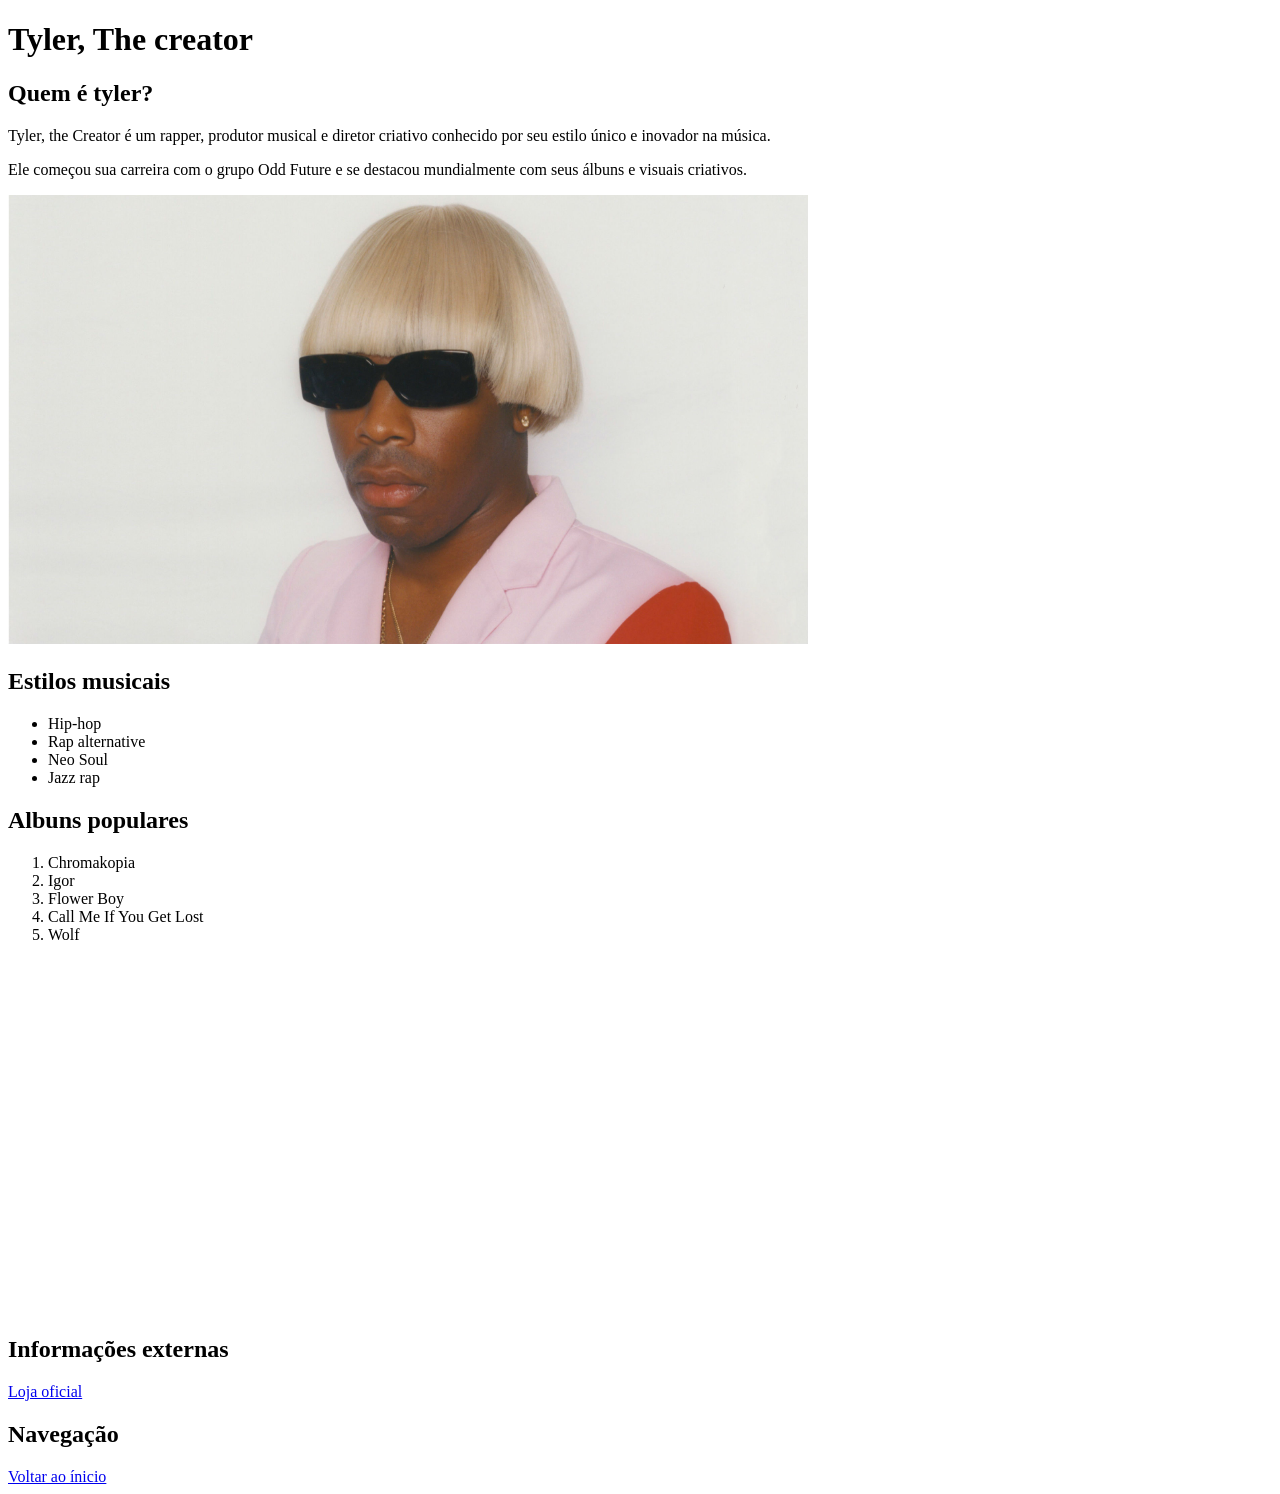
<file: Atividade 1/Index.html>
<!DOCTYPE html>
<html lang="en">
<head>
    <meta charset="UTF-8">
    <meta name="viewport" content="width=device-width, initial-scale=1.0">
    <title>The creator</title>
</head>
<body>
    <h1>Tyler, The creator</h1>

    <h2>Quem é tyler?</h2>
    <p>Tyler, the Creator é um rapper, produtor musical e diretor criativo conhecido por seu estilo único e inovador na música.
    </p>
    <p>
    Ele começou sua carreira com o grupo Odd Future e se destacou mundialmente com seus álbuns e visuais criativos.
    </p>
        <img src="tyler-creator-igor-sam-rock.jpg" alt="THE G.O.A.T." width="800">

    <!--Lista não ordenada-->
    <h2>Estilos musicais</h2>
    <ul>
        <li>Hip-hop</li>
        <li>Rap alternative</li>
        <li>Neo Soul</li>
        <li>Jazz rap</li>
    </ul>

    <!--Lista ordenada-->
    <h2>Albuns populares</h2>
    <ol>
        <li>Chromakopia</li>
        <li>Igor</li>
        <li>Flower Boy</li>
        <li>Call Me If You Get Lost</li>
        <li>Wolf</li>
    </ol>
    
    <iframe style="border-radius:12px" 
    src="https://open.spotify.com/embed/track/7KA4W4McWYRpgf0fWsJZWB" 
    width="43%" height="352" 
    frameborder="0" 
    allow="autoplay; clipboard-write; encrypted-media; fullscreen; picture-in-picture">
    </iframe>

    <!--Link externo--> 
    <h2>Informações externas</h2>
       
        <a href="https://golfwang.com" target="_blank">
            Loja oficial
        </a>

    <!--Link interno-->
    <h2>Navegação</h2>
        <a href="Index.html" target="_self">
            Voltar ao ínicio
        </a>
</body>
</html>
</file>
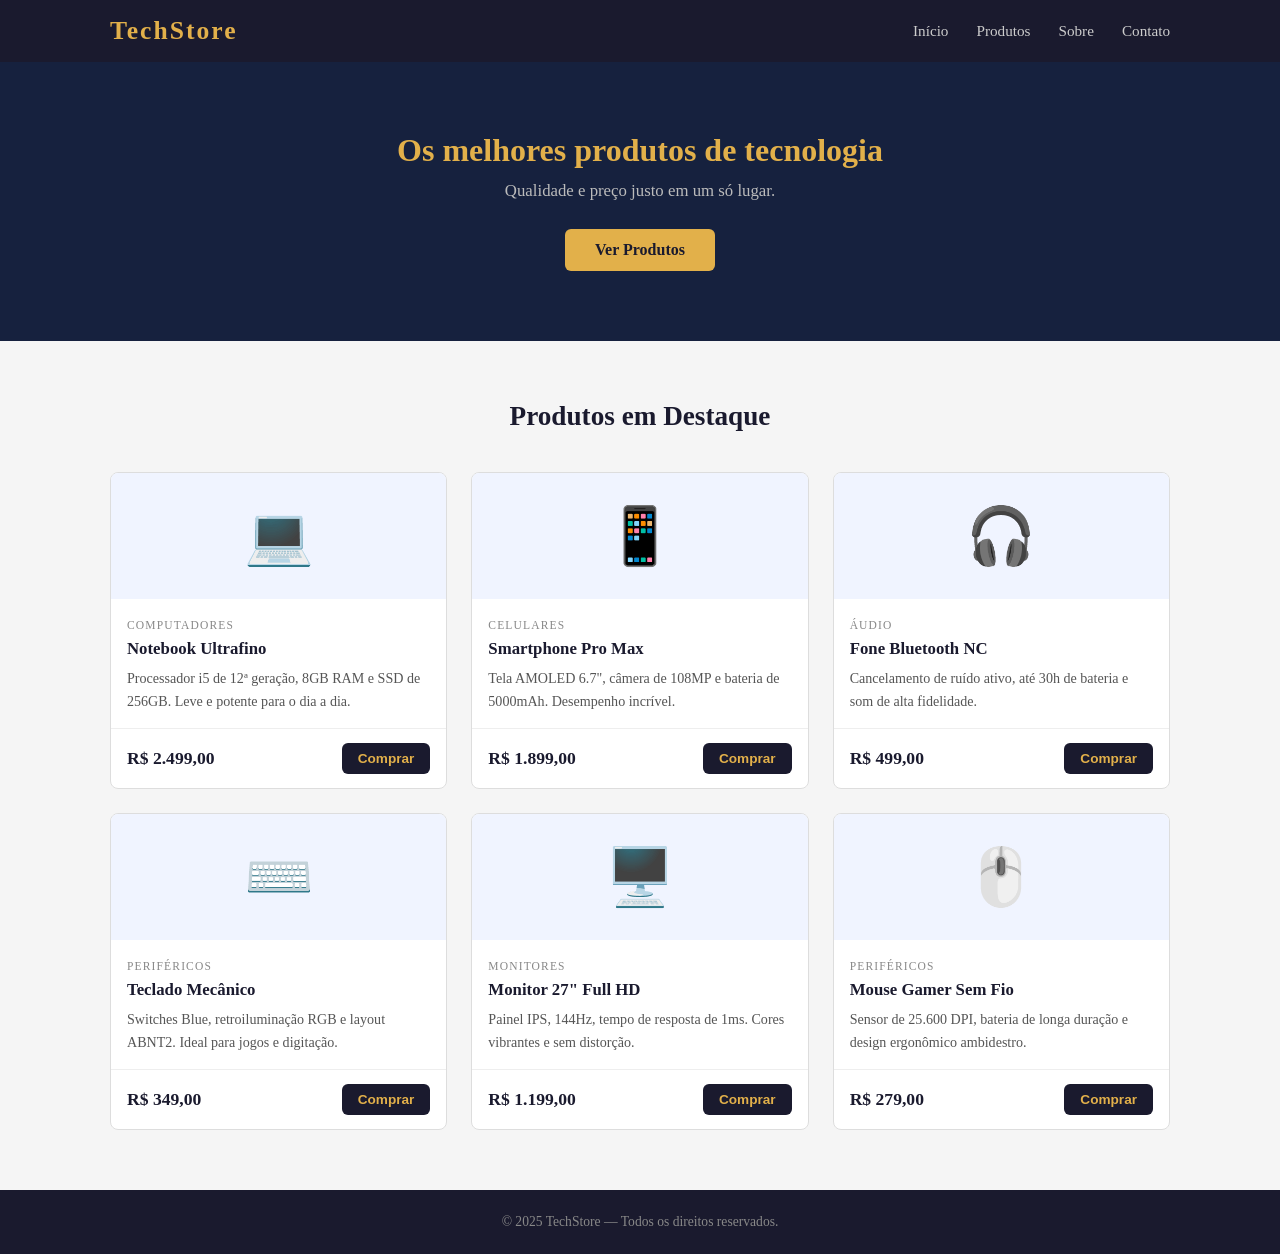
<file: Atividade 3/index.html>
<!DOCTYPE html>
<html lang="pt-BR">
<head>
  <meta charset="UTF-8" />
  <meta name="viewport" content="width=device-width, initial-scale=1.0" />
  <title>TechStore</title>
  <link rel="stylesheet" href="style.css" />
</head>
<body>
  <header class="cabecalho">
    <div class="container cabecalho-inner">
      <h1 class="logo">TechStore</h1>
      <nav>
        <ul class="menu">
          <li><a href="#">Início</a></li>
          <li><a href="#">Produtos</a></li>
          <li><a href="#">Sobre</a></li>
          <li><a href="#">Contato</a></li>
        </ul>
      </nav>
    </div>
  </header>
  <section class="banner">
    <div class="container">
      <h2>Os melhores produtos de tecnologia</h2>
      <p>Qualidade e preço justo em um só lugar.</p>
      <a href="#produtos" class="btn">Ver Produtos</a>
    </div>
  </section>
  <section id="produtos" class="produtos">
    <div class="container">
      <h2 class="titulo-secao">Produtos em Destaque</h2>

      <div class="grid-produtos">

        <!-- Card 1 -->
        <article class="card">
          <div class="card-img">💻</div>
          <div class="card-corpo">
            <span class="categoria">Computadores</span>
            <h3>Notebook Ultrafino</h3>
            <p>Processador i5 de 12ª geração, 8GB RAM e SSD de 256GB. Leve e potente para o dia a dia.</p>
          </div>
          <div class="card-rodape">
            <span class="preco">R$ 2.499,00</span>
            <button class="btn-comprar">Comprar</button>
          </div>
        </article>

        <!-- Card 2 -->
        <article class="card">
          <div class="card-img">📱</div>
          <div class="card-corpo">
            <span class="categoria">Celulares</span>
            <h3>Smartphone Pro Max</h3>
            <p>Tela AMOLED 6.7", câmera de 108MP e bateria de 5000mAh. Desempenho incrível.</p>
          </div>
          <div class="card-rodape">
            <span class="preco">R$ 1.899,00</span>
            <button class="btn-comprar">Comprar</button>
          </div>
        </article>

        <!-- Card 3 -->
        <article class="card">
          <div class="card-img">🎧</div>
          <div class="card-corpo">
            <span class="categoria">Áudio</span>
            <h3>Fone Bluetooth NC</h3>
            <p>Cancelamento de ruído ativo, até 30h de bateria e som de alta fidelidade.</p>
          </div>
          <div class="card-rodape">
            <span class="preco">R$ 499,00</span>
            <button class="btn-comprar">Comprar</button>
          </div>
        </article>

        <!-- Card 4 -->
        <article class="card">
          <div class="card-img">⌨️</div>
          <div class="card-corpo">
            <span class="categoria">Periféricos</span>
            <h3>Teclado Mecânico</h3>
            <p>Switches Blue, retroiluminação RGB e layout ABNT2. Ideal para jogos e digitação.</p>
          </div>
          <div class="card-rodape">
            <span class="preco">R$ 349,00</span>
            <button class="btn-comprar">Comprar</button>
          </div>
        </article>

        <!-- Card 5 -->
        <article class="card">
          <div class="card-img">🖥️</div>
          <div class="card-corpo">
            <span class="categoria">Monitores</span>
            <h3>Monitor 27" Full HD</h3>
            <p>Painel IPS, 144Hz, tempo de resposta de 1ms. Cores vibrantes e sem distorção.</p>
          </div>
          <div class="card-rodape">
            <span class="preco">R$ 1.199,00</span>
            <button class="btn-comprar">Comprar</button>
          </div>
        </article>

        <!-- Card 6 -->
        <article class="card">
          <div class="card-img">🖱️</div>
          <div class="card-corpo">
            <span class="categoria">Periféricos</span>
            <h3>Mouse Gamer Sem Fio</h3>
            <p>Sensor de 25.600 DPI, bateria de longa duração e design ergonômico ambidestro.</p>
          </div>
          <div class="card-rodape">
            <span class="preco">R$ 279,00</span>
            <button class="btn-comprar">Comprar</button>
          </div>
        </article>

      </div>
    </div>
  </section>

  <footer class="rodape">
    <div class="container">
      <p>&copy; 2025 TechStore — Todos os direitos reservados.</p>
    </div>
  </footer>

</body>
</html>
</file>
<file: Atividade 3/style.css>
/* ============================================
   style.css â€” TechStore
   Layout de Loja Online
   ============================================ */

/* --- RESET BÃSICO --- */
* {
  box-sizing: border-box;
  margin: 0;
  padding: 0;
}

body {
  font-family: Georgia, serif;
  background-color: #f5f5f5;
  color: #222;
}

/* --- CONTAINER --- */
.container {
  max-width: 1100px;
  margin: 0 auto;
  padding: 0 20px;
}

/* ============================================
   CABEÃ‡ALHO
   ============================================ */
.cabecalho {
  background-color: #1a1a2e;
  color: #fff;
  padding: 16px 0;
  position: sticky;
  top: 0;
  z-index: 10;
}

.cabecalho-inner {
  display: flex;                  /* FLEXBOX */
  align-items: center;
  justify-content: space-between;
}

.logo {
  font-size: 1.6rem;
  letter-spacing: 2px;
  color: #e2b04a;
}

/* menu de navegaÃ§Ã£o */
.menu {
  list-style: none;
  display: flex;                  /* FLEXBOX */
  gap: 28px;
}

.menu a {
  color: #ccc;
  text-decoration: none;
  font-size: 0.95rem;
  transition: color 0.3s;
}

.menu a:hover {
  color: #e2b04a;
}

/* ============================================
   BANNER PRINCIPAL
   ============================================ */
.banner {
  background-color: #16213e;
  color: #fff;
  text-align: center;
  padding: 70px 20px;

  /* AnimaÃ§Ã£o de entrada */
  animation: fadeDown 0.8s ease;
}

.banner h2 {
  font-size: 2rem;
  margin-bottom: 12px;
  color: #e2b04a;
}

.banner p {
  font-size: 1.05rem;
  color: #bbb;
  margin-bottom: 28px;
}

/* botÃ£o principal */
.btn {
  display: inline-block;
  background-color: #e2b04a;
  color: #1a1a2e;
  padding: 12px 30px;
  border-radius: 6px;
  text-decoration: none;
  font-weight: bold;
  transition: background-color 0.3s, transform 0.2s;
}

.btn:hover {
  background-color: #c99a35;
  transform: translateY(-2px);
}

/* ============================================
   SEÃ‡ÃƒO DE PRODUTOS
   ============================================ */
.produtos {
  padding: 60px 0;
}

.titulo-secao {
  text-align: center;
  font-size: 1.7rem;
  margin-bottom: 40px;
  color: #1a1a2e;
}

/* GRID de produtos â€” 3 colunas */
.grid-produtos {
  display: grid;                              /* GRID */
  grid-template-columns: repeat(3, 1fr);
  gap: 24px;
}

/* ============================================
   CARDS
   ============================================ */
.card {
  background-color: #fff;
  border: 1px solid #ddd;
  border-radius: 8px;
  overflow: hidden;
  display: flex;                              /* FLEXBOX */
  flex-direction: column;

  /* AnimaÃ§Ã£o de entrada */
  animation: fadeUp 0.6s ease both;

  transition: transform 0.3s, box-shadow 0.3s;
}

/* Hover no card */
.card:hover {
  transform: translateY(-6px);
  box-shadow: 0 10px 28px rgba(0, 0, 0, 0.12);
}

/* atraso escalonado para cada card */
.card:nth-child(1) { animation-delay: 0.1s; }
.card:nth-child(2) { animation-delay: 0.2s; }
.card:nth-child(3) { animation-delay: 0.3s; }
.card:nth-child(4) { animation-delay: 0.4s; }
.card:nth-child(5) { animation-delay: 0.5s; }
.card:nth-child(6) { animation-delay: 0.6s; }

/* imagem (emoji) do card */
.card-img {
  background-color: #f0f4ff;
  text-align: center;
  font-size: 3.5rem;
  padding: 30px 0;
}

/* corpo do card */
.card-corpo {
  padding: 16px;
  flex: 1;                    /* ocupa espaÃ§o restante */
}

.categoria {
  font-size: 0.72rem;
  text-transform: uppercase;
  letter-spacing: 0.1em;
  color: #888;
}

.card-corpo h3 {
  font-size: 1.05rem;
  margin: 6px 0 8px;
  color: #1a1a2e;
}

.card-corpo p {
  font-size: 0.88rem;
  color: #555;
  line-height: 1.6;
}

/* rodapÃ© do card */
.card-rodape {
  padding: 14px 16px;
  border-top: 1px solid #eee;
  display: flex;                          /* FLEXBOX */
  align-items: center;
  justify-content: space-between;
}

.preco {
  font-size: 1.1rem;
  font-weight: bold;
  color: #1a1a2e;
}

.btn-comprar {
  background-color: #1a1a2e;
  color: #e2b04a;
  border: none;
  border-radius: 6px;
  padding: 8px 16px;
  font-size: 0.85rem;
  font-weight: bold;
  cursor: pointer;
  transition: background-color 0.3s;
}

.btn-comprar:hover {
  background-color: #16213e;
}

/* ============================================
   RODAPÃ‰
   ============================================ */
.rodape {
  background-color: #1a1a2e;
  color: #888;
  text-align: center;
  padding: 24px 0;
  font-size: 0.85rem;
}

/* ============================================
   ANIMAÃ‡Ã•ES
   ============================================ */
@keyframes fadeDown {
  from {
    opacity: 0;
    transform: translateY(-20px);
  }
  to {
    opacity: 1;
    transform: translateY(0);
  }
}

@keyframes fadeUp {
  from {
    opacity: 0;
    transform: translateY(30px);
  }
  to {
    opacity: 1;
    transform: translateY(0);
  }
}

/* ============================================
   RESPONSIVIDADE
   ============================================ */

/* tablet: 2 colunas */
@media (max-width: 900px) {
  .grid-produtos {
    grid-template-columns: repeat(2, 1fr);
  }
}

/* celular: 1 coluna */
@media (max-width: 560px) {
  .grid-produtos {
    grid-template-columns: 1fr;
  }

  .cabecalho-inner {
    flex-direction: column;
    gap: 12px;
  }

  .menu {
    gap: 16px;
  }

  .banner h2 {
    font-size: 1.4rem;
  }
}
</file>
